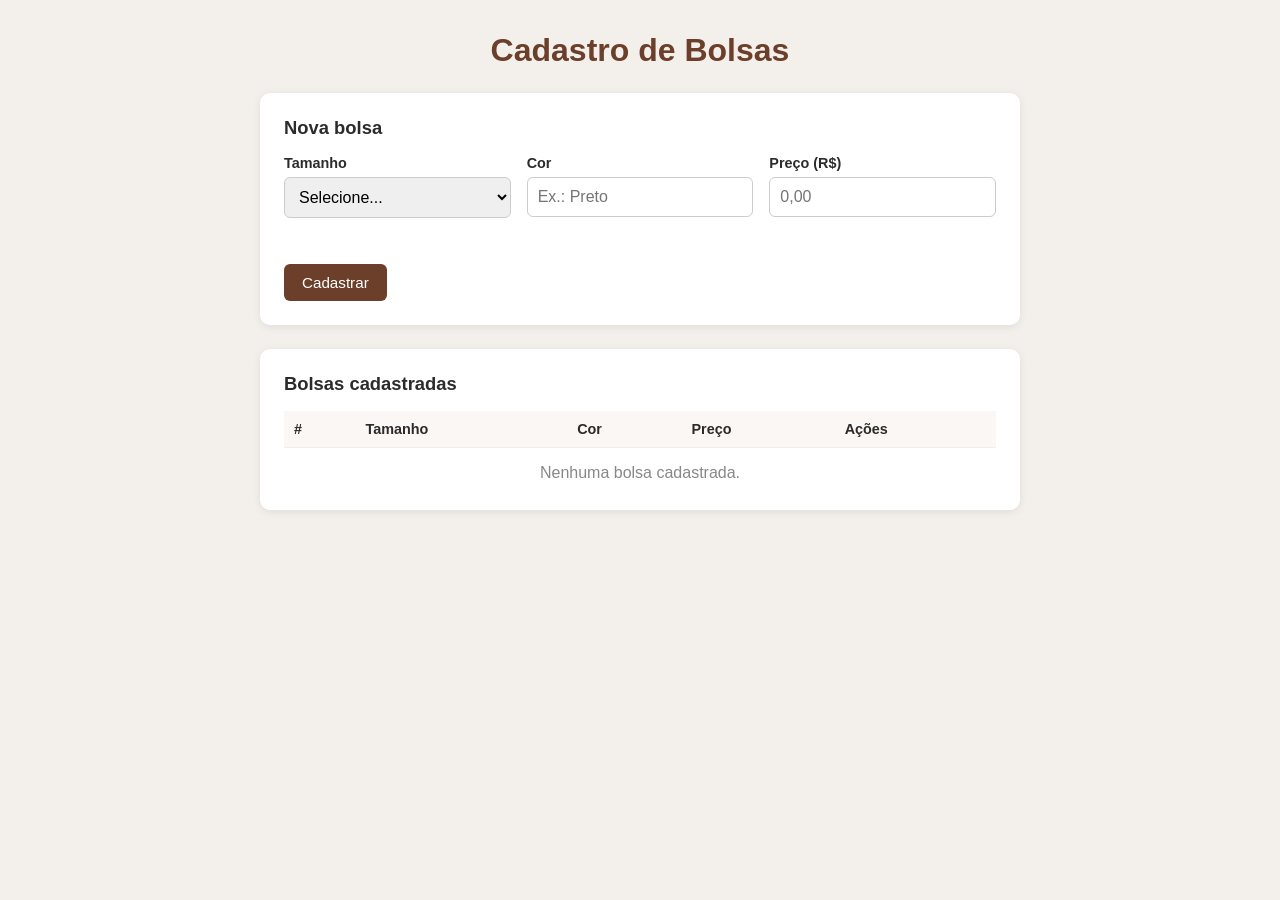
<file: bolsas/index.html>
<!DOCTYPE html>
<html lang="pt-BR">
<head>
  <meta charset="UTF-8">
  <meta name="viewport" content="width=device-width, initial-scale=1.0">
  <title>Cadastro de Bolsas</title>
  <link rel="stylesheet" href="style.css">
</head>
<body>
  <main class="container">
    <h1>Cadastro de Bolsas</h1>

    <section class="card">
      <h2 id="form-titulo">Nova bolsa</h2>

      <form id="form-bolsa" novalidate>
        <input type="hidden" id="bolsa-id">

        <div class="campo">
          <label for="tamanho">Tamanho</label>
          <select id="tamanho" required>
            <option value="">Selecione...</option>
            <option value="P">P - Pequena</option>
            <option value="M">M - Média</option>
            <option value="G">G - Grande</option>
          </select>
        </div>

        <div class="campo">
          <label for="cor">Cor</label>
          <input type="text" id="cor" list="cores-sugeridas" placeholder="Ex.: Preto" maxlength="40" required>
          <datalist id="cores-sugeridas">
            <option value="Preto">
            <option value="Branco">
            <option value="Marrom">
            <option value="Bege">
            <option value="Vermelho">
            <option value="Azul">
            <option value="Rosa">
          </datalist>
        </div>

        <div class="campo">
          <label for="preco">Preço (R$)</label>
          <input type="number" id="preco" min="0.01" step="0.01" placeholder="0,00" required>
        </div>

        <p id="erro" class="erro" role="alert"></p>

        <div class="acoes">
          <button type="submit" id="btn-salvar" class="btn btn-primario">Cadastrar</button>
          <button type="button" id="btn-cancelar" class="btn btn-secundario" hidden>Cancelar</button>
        </div>
      </form>
    </section>

    <section class="card">
      <h2>Bolsas cadastradas</h2>

      <table>
        <thead>
          <tr>
            <th>#</th>
            <th>Tamanho</th>
            <th>Cor</th>
            <th>Preço</th>
            <th>Ações</th>
          </tr>
        </thead>
        <tbody id="lista-bolsas"></tbody>
      </table>

      <p id="vazio" class="vazio">Nenhuma bolsa cadastrada.</p>
    </section>
  </main>

  <script src="script.js"></script>
</body>
</html>
</file>
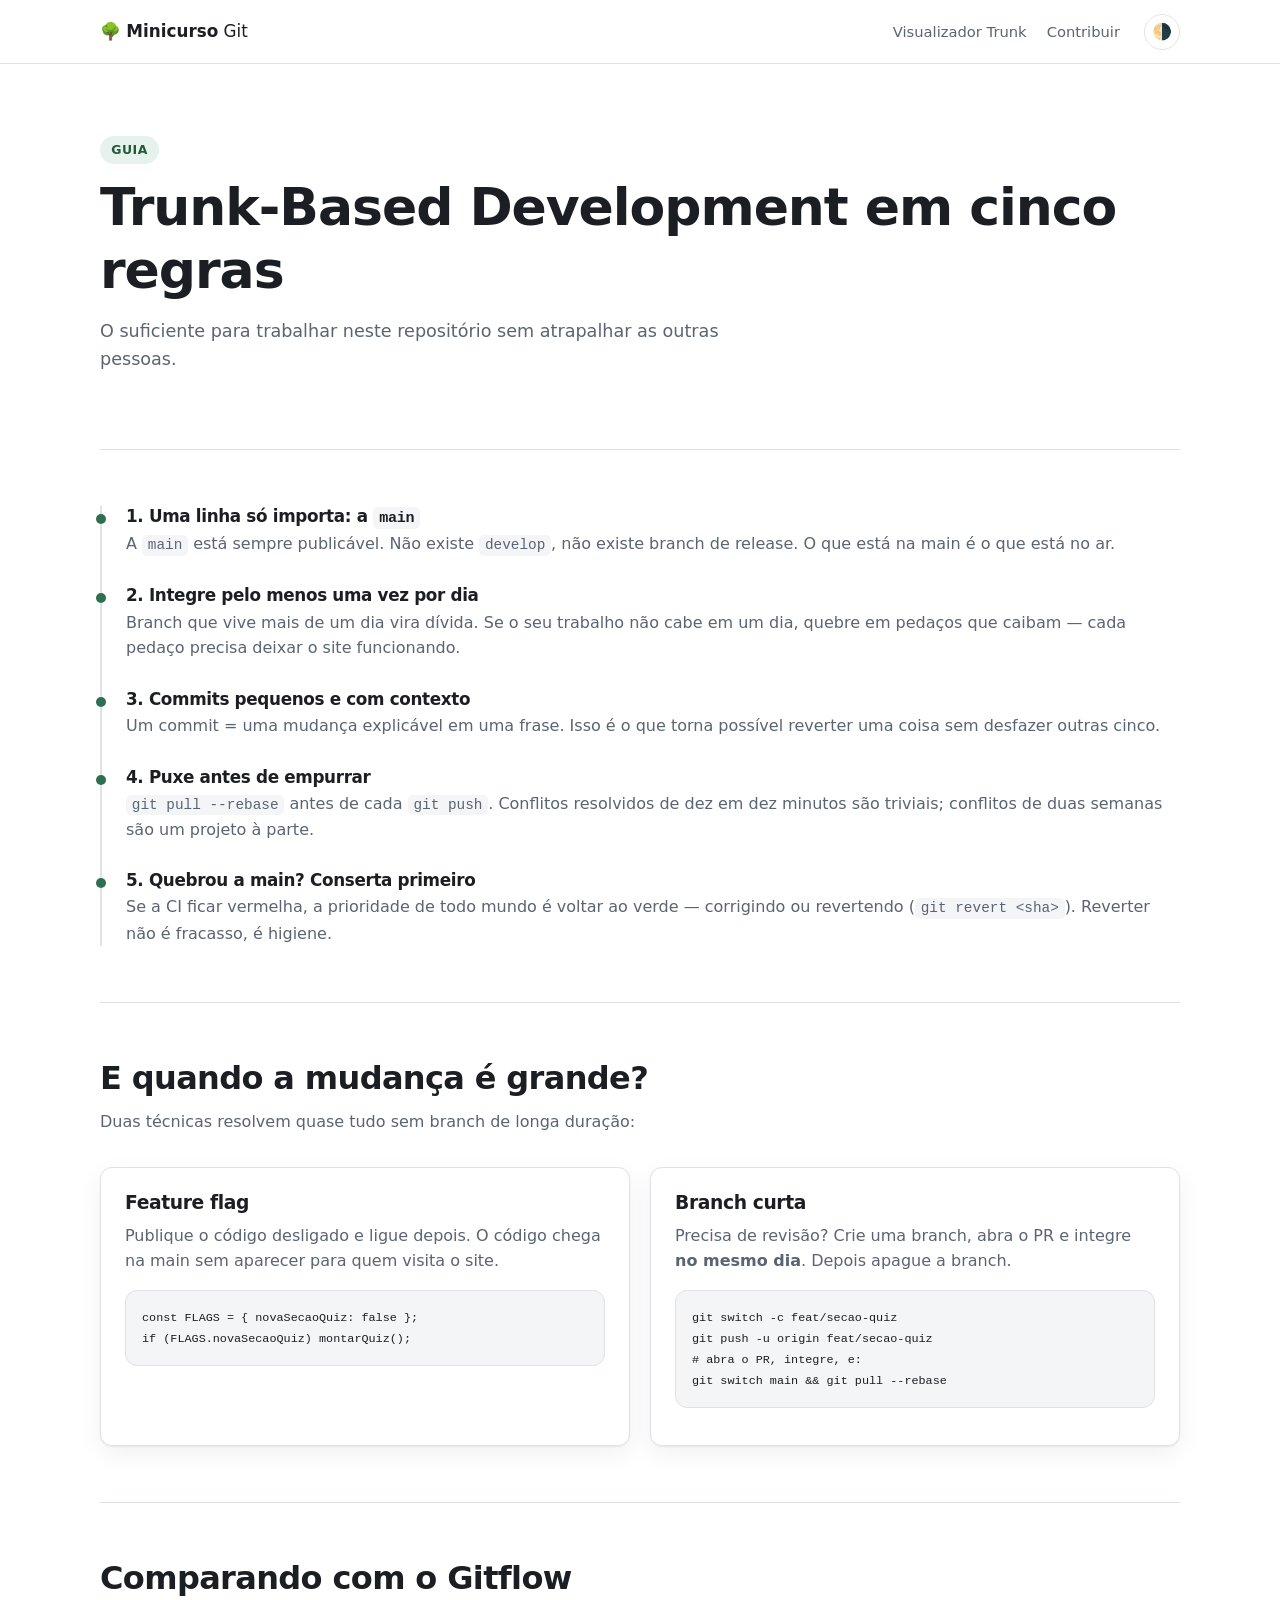
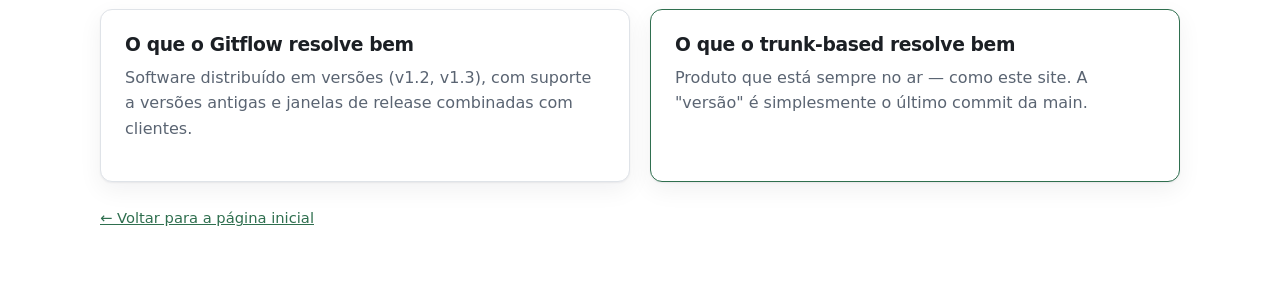
<file: docs/trunk-based.html>
<!DOCTYPE html>
<html lang="pt-BR">
<head>
  <meta charset="UTF-8">
  <meta name="viewport" content="width=device-width, initial-scale=1.0">
  <title>Guia rápido de Trunk-Based Development</title>
  <meta name="description" content="Guia rápido: as cinco regras do trunk-based development usadas neste minicurso.">
  <link rel="stylesheet" href="../assets/css/style.css">
</head>
<body>
  <header class="topo">
    <nav class="nav container" aria-label="Navegação principal">
      <a class="marca" href="../index.html">🌳 <strong>Minicurso</strong> Git</a>
      <ul class="nav-links">
        <li><a href="../visualizador.html">Visualizador Trunk</a></li>
        <li><a href="../index.html#contribuir">Contribuir</a></li>
      </ul>
      <button id="alternar-tema" class="botao-tema" type="button" aria-label="Alternar tema claro/escuro">🌗</button>
    </nav>
  </header>

  <main class="container hero">
    <p class="etiqueta">Guia</p>
    <h1>Trunk-Based Development em cinco regras</h1>
    <p class="subtitulo">O suficiente para trabalhar neste repositório sem atrapalhar as outras pessoas.</p>
  </main>

  <section class="container secao">
    <ol class="linha-tempo">
      <li>
        <h3>1. Uma linha só importa: a <code>main</code></h3>
        <p>A <code>main</code> está sempre publicável. Não existe <code>develop</code>, não existe branch de release. O que está na main é o que está no ar.</p>
      </li>
      <li>
        <h3>2. Integre pelo menos uma vez por dia</h3>
        <p>Branch que vive mais de um dia vira dívida. Se o seu trabalho não cabe em um dia, quebre em pedaços que caibam — cada pedaço precisa deixar o site funcionando.</p>
      </li>
      <li>
        <h3>3. Commits pequenos e com contexto</h3>
        <p>Um commit = uma mudança explicável em uma frase. Isso é o que torna possível reverter uma coisa sem desfazer outras cinco.</p>
      </li>
      <li>
        <h3>4. Puxe antes de empurrar</h3>
        <p><code>git pull --rebase</code> antes de cada <code>git push</code>. Conflitos resolvidos de dez em dez minutos são triviais; conflitos de duas semanas são um projeto à parte.</p>
      </li>
      <li>
        <h3>5. Quebrou a main? Conserta primeiro</h3>
        <p>Se a CI ficar vermelha, a prioridade de todo mundo é voltar ao verde — corrigindo ou revertendo (<code>git revert &lt;sha&gt;</code>). Reverter não é fracasso, é higiene.</p>
      </li>
    </ol>
  </section>

  <section class="container secao">
    <h2>E quando a mudança é grande?</h2>
    <p class="secao-intro">Duas técnicas resolvem quase tudo sem branch de longa duração:</p>
    <div class="cartoes">
      <article class="cartao">
        <h3>Feature flag</h3>
        <p>Publique o código desligado e ligue depois. O código chega na main sem aparecer para quem visita o site.</p>
        <pre><code>const FLAGS = { novaSecaoQuiz: false };
if (FLAGS.novaSecaoQuiz) montarQuiz();</code></pre>
      </article>
      <article class="cartao">
        <h3>Branch curta</h3>
        <p>Precisa de revisão? Crie uma branch, abra o PR e integre <strong>no mesmo dia</strong>. Depois apague a branch.</p>
        <pre><code>git switch -c feat/secao-quiz
git push -u origin feat/secao-quiz
# abra o PR, integre, e:
git switch main &amp;&amp; git pull --rebase</code></pre>
      </article>
    </div>
  </section>

  <section class="container secao">
    <h2>Comparando com o Gitflow</h2>
    <div class="cartoes">
      <article class="cartao">
        <h3>O que o Gitflow resolve bem</h3>
        <p>Software distribuído em versões (v1.2, v1.3), com suporte a versões antigas e janelas de release combinadas com clientes.</p>
      </article>
      <article class="cartao destaque">
        <h3>O que o trunk-based resolve bem</h3>
        <p>Produto que está sempre no ar — como este site. A "versão" é simplesmente o último commit da main.</p>
      </article>
    </div>
    <p class="nota"><a href="../index.html">← Voltar para a página inicial</a></p>
  </section>

  <script src="../assets/js/main.js"></script>
</body>
</html>
</file>
<file: bolsas/style.css>
* {
  box-sizing: border-box;
  margin: 0;
  padding: 0;
}

body {
  font-family: "Segoe UI", Arial, sans-serif;
  background: #f3f0ec;
  color: #2b2b2b;
  padding: 32px 16px;
}

.container {
  max-width: 760px;
  margin: 0 auto;
}

h1 {
  text-align: center;
  margin-bottom: 24px;
  color: #6b3f2a;
}

h2 {
  font-size: 1.15rem;
  margin-bottom: 16px;
}

.card {
  background: #fff;
  border-radius: 10px;
  padding: 24px;
  margin-bottom: 24px;
  box-shadow: 0 2px 8px rgba(0, 0, 0, 0.08);
}

/* Formulário */
#form-bolsa {
  display: grid;
  grid-template-columns: repeat(3, 1fr);
  gap: 16px;
}

.campo {
  display: flex;
  flex-direction: column;
  gap: 6px;
}

label {
  font-weight: 600;
  font-size: 0.9rem;
}

input,
select {
  padding: 10px;
  border: 1px solid #ccc;
  border-radius: 6px;
  font-size: 1rem;
}

input:focus,
select:focus {
  outline: none;
  border-color: #6b3f2a;
  box-shadow: 0 0 0 2px rgba(107, 63, 42, 0.2);
}

.erro {
  grid-column: 1 / -1;
  color: #c0392b;
  font-size: 0.9rem;
  min-height: 1em;
}

.acoes {
  grid-column: 1 / -1;
  display: flex;
  gap: 10px;
}

/* Botões */
.btn {
  padding: 10px 18px;
  border: none;
  border-radius: 6px;
  font-size: 0.95rem;
  cursor: pointer;
  transition: opacity 0.2s;
}

.btn:hover {
  opacity: 0.85;
}

.btn-primario {
  background: #6b3f2a;
  color: #fff;
}

.btn-secundario {
  background: #ddd;
  color: #333;
}

.btn-editar {
  background: #2e86de;
  color: #fff;
  padding: 6px 12px;
}

.btn-excluir {
  background: #c0392b;
  color: #fff;
  padding: 6px 12px;
}

/* Tabela */
table {
  width: 100%;
  border-collapse: collapse;
}

th,
td {
  padding: 10px;
  text-align: left;
  border-bottom: 1px solid #eee;
}

th {
  background: #faf7f4;
  font-size: 0.9rem;
}

td:last-child {
  display: flex;
  gap: 6px;
}

tr.editando {
  background: #fff8e6;
}

.vazio {
  text-align: center;
  color: #888;
  padding: 16px 0 4px;
}

/* Responsivo */
@media (max-width: 600px) {
  #form-bolsa {
    grid-template-columns: 1fr;
  }
}
</file>
<file: assets/css/style.css>
/* ==================================================
   Minicurso Gitflow x Trunk-Based — folha de estilo base
   Convenção: variáveis em :root, componentes em blocos
   comentados. Adicione seu componente no FIM do arquivo
   para reduzir conflitos de merge.
   ========================================================= */

:root {
  --fundo: #ffffff;
  --fundo-suave: #f4f5f7;
  --superficie: #ffffff;
  --borda: #dfe3e8;
  --texto: #1b1f24;
  --texto-suave: #5a6472;
  --acento: #2f6f4f;
  --acento-forte: #24583e;
  --acento-suave: #e6f2ec;
  --alerta: #b3452f;
  --raio: 12px;
  --sombra: 0 1px 2px rgba(16, 24, 40, .06), 0 8px 24px rgba(16, 24, 40, .06);
  --largura: 1080px;
}

[data-tema="escuro"] {
  --fundo: #0f1419;
  --fundo-suave: #151b22;
  --superficie: #161d25;
  --borda: #27313c;
  --texto: #e7edf3;
  --texto-suave: #97a3b2;
  --acento: #6cc79a;
  --acento-forte: #8fdcb4;
  --acento-suave: #16281f;
  --alerta: #e58b74;
  --sombra: 0 1px 2px rgba(0, 0, 0, .4), 0 8px 24px rgba(0, 0, 0, .3);
}

* { box-sizing: border-box; }

body {
  margin: 0;
  background: var(--fundo);
  color: var(--texto);
  font-family: system-ui, -apple-system, "Segoe UI", Roboto, "Helvetica Neue", sans-serif;
  line-height: 1.6;
  -webkit-font-smoothing: antialiased;
}

h1, h2, h3 { line-height: 1.2; letter-spacing: -.02em; }
a { color: var(--acento); }
code, pre { font-family: ui-monospace, SFMono-Regular, "SF Mono", Menlo, Consolas, monospace; }
code { font-size: .9em; background: var(--fundo-suave); padding: .15em .4em; border-radius: 5px; }
pre { background: var(--fundo-suave); border: 1px solid var(--borda); border-radius: var(--raio); padding: 1rem; overflow-x: auto; font-size: .82rem; }
pre code { background: none; padding: 0; }

.container { width: min(100% - 2.5rem, var(--largura)); margin-inline: auto; }

.skip-link {
  position: absolute; left: -9999px;
  background: var(--acento); color: #fff; padding: .6rem 1rem; border-radius: 0 0 var(--raio) 0;
}
.skip-link:focus { left: 0; top: 0; z-index: 10; }

/* ---------- topo / navegação ---------- */
.topo {
  position: sticky; top: 0; z-index: 5;
  background: color-mix(in srgb, var(--fundo) 88%, transparent);
  backdrop-filter: blur(8px);
  border-bottom: 1px solid var(--borda);
}
.nav { display: flex; align-items: center; gap: 1.5rem; padding: .85rem 0; }
.marca { text-decoration: none; color: var(--texto); font-size: 1.05rem; }
.nav-links { display: flex; gap: 1.25rem; list-style: none; margin: 0; padding: 0; margin-left: auto; flex-wrap: wrap; }
.nav-links a { text-decoration: none; color: var(--texto-suave); font-size: .92rem; }
.nav-links a:hover { color: var(--acento); }
.botao-tema {
  background: transparent; border: 1px solid var(--borda); color: inherit;
  border-radius: 999px; width: 2.25rem; height: 2.25rem; cursor: pointer; font-size: 1rem;
}
.botao-tema:hover { border-color: var(--acento); }

/* ---------- hero ---------- */
.hero { padding: 4.5rem 0 3rem; }
.etiqueta {
  display: inline-block; margin: 0 0 .75rem; padding: .25rem .7rem;
  background: var(--acento-suave); color: var(--acento-forte);
  border-radius: 999px; font-size: .78rem; font-weight: 600; letter-spacing: .04em; text-transform: uppercase;
}
.hero h1 { font-size: clamp(2rem, 5vw, 3.25rem); margin: 0 0 1rem; }
.versus { color: var(--texto-suave); font-weight: 400; }
.subtitulo { font-size: 1.1rem; color: var(--texto-suave); max-width: 60ch; margin: 0 0 1.75rem; }

.acoes { display: flex; gap: .75rem; flex-wrap: wrap; }
.botao {
  display: inline-block; padding: .65rem 1.2rem; border-radius: var(--raio);
  border: 1px solid var(--borda); background: var(--superficie);
  color: var(--texto); text-decoration: none; font-weight: 600; font-size: .95rem;
}
.botao:hover { border-color: var(--acento); }
.botao-primario { background: var(--acento); border-color: var(--acento); color: #fff; }
.botao-primario:hover { background: var(--acento-forte); border-color: var(--acento-forte); }

.metricas { display: flex; gap: 2.5rem; margin: 3rem 0 0; flex-wrap: wrap; }
.metricas dt { font-size: .78rem; text-transform: uppercase; letter-spacing: .06em; color: var(--texto-suave); }
.metricas dd { margin: .2rem 0 0; font-size: 1.5rem; font-weight: 700; }

/* ---------- seções ---------- */
.secao { padding: 3.5rem 0; border-top: 1px solid var(--borda); }
.secao h2 { font-size: clamp(1.5rem, 3vw, 2rem); margin: 0 0 .75rem; }
.secao-intro { color: var(--texto-suave); max-width: 65ch; margin: 0 0 2rem; }

/* ---------- cartões de comparação ---------- */
.cartoes { display: grid; gap: 1.25rem; grid-template-columns: repeat(auto-fit, minmax(280px, 1fr)); }
.cartao {
  background: var(--superficie); border: 1px solid var(--borda);
  border-radius: var(--raio); padding: 1.5rem; box-shadow: var(--sombra);
}
.cartao.destaque { border-color: var(--acento); }
.cartao h3 { margin: 0 0 .5rem; }
.cartao p { color: var(--texto-suave); margin: 0 0 1rem; }
.lista-marcada { list-style: none; margin: 0; padding: 0; display: grid; gap: .45rem; font-size: .93rem; }
.lista-marcada li::before { margin-right: .5rem; }
.lista-marcada .ok::before { content: "✔"; color: var(--acento); }
.lista-marcada .nao::before { content: "✖"; color: var(--alerta); }

/* ---------- linha do tempo ---------- */
.linha-tempo { list-style: none; margin: 0; padding: 0 0 0 1.5rem; border-left: 2px solid var(--borda); display: grid; gap: 1.75rem; }
.linha-tempo li { position: relative; }
.linha-tempo li::before {
  content: ""; position: absolute; left: calc(-1.5rem - 6px); top: .5rem;
  width: 10px; height: 10px; border-radius: 50%; background: var(--acento);
}
.linha-tempo h3 { margin: 0 0 .25rem; font-size: 1.05rem; }
.linha-tempo p { margin: 0; color: var(--texto-suave); }

/* ---------- participantes ---------- */
.grade-participantes { display: grid; gap: 1rem; grid-template-columns: repeat(auto-fill, minmax(220px, 1fr)); }
.participante {
  background: var(--superficie); border: 1px solid var(--borda);
  border-radius: var(--raio); padding: 1.1rem; box-shadow: var(--sombra);
}
.participante h3 { margin: 0 0 .15rem; font-size: 1rem; }
.participante .usuario { font-size: .85rem; color: var(--texto-suave); text-decoration: none; }
.participante .usuario:hover { color: var(--acento); }
.participante .curiosidade { margin: .7rem 0 0; font-size: .9rem; color: var(--texto-suave); }
.avatar {
  width: 40px; height: 40px; border-radius: 50%; display: grid; place-items: center;
  background: var(--acento-suave); color: var(--acento-forte); font-weight: 700; margin-bottom: .75rem;
}
.carregando, .vazio { color: var(--texto-suave); font-style: italic; }

/* ---------- passos ---------- */
.passos { display: grid; gap: 1.25rem; grid-template-columns: repeat(auto-fit, minmax(300px, 1fr)); }
.passo { background: var(--superficie); border: 1px solid var(--borda); border-radius: var(--raio); padding: 1.25rem; }
.passo-num {
  display: grid; place-items: center; width: 1.75rem; height: 1.75rem; border-radius: 50%;
  background: var(--acento); color: #fff; font-weight: 700; font-size: .9rem; margin-bottom: .6rem;
}
.passo h3 { margin: 0 0 .75rem; font-size: 1rem; }
.nota { margin-top: 1.5rem; color: var(--texto-suave); font-size: .92rem; }

/* ---------- rodapé ---------- */
.rodape {
  border-top: 1px solid var(--borda); margin-top: 2rem; padding: 3rem 0 1.25rem;
  background: var(--fundo-suave); color: var(--texto-suave); font-size: .9rem;
}
.rodape-grid { display: grid; grid-template-columns: minmax(240px, 1.6fr) repeat(2, minmax(140px, 1fr)); gap: 2rem; padding-bottom: 2.5rem; }
.rodape-identidade { max-width: 32ch; }
.rodape-marca { color: var(--texto); text-decoration: none; font-size: 1.05rem; }
.rodape-identidade p { margin: .85rem 0 0; }
.rodape-nav { display: grid; align-content: start; gap: .45rem; }
.rodape-nav h2 { color: var(--texto); font-size: .78rem; letter-spacing: .06em; margin: .15rem 0 .35rem; text-transform: uppercase; }
.rodape-nav a { color: var(--texto-suave); text-decoration: none; }
.rodape-nav a:hover, .voltar-topo:hover { color: var(--acento); }
.rodape-base { display: flex; align-items: center; gap: .75rem 1.5rem; flex-wrap: wrap; border-top: 1px solid var(--borda); padding-top: 1.25rem; }
.rodape-base p { margin: 0; }
.rodape-meta { font-size: .82rem; }
.voltar-topo { margin-left: auto; color: var(--texto-suave); text-decoration: none; font-weight: 600; }

@media (max-width: 620px) {
  .rodape-grid { grid-template-columns: 1fr 1fr; gap: 1.75rem 1.25rem; }
  .rodape-identidade { grid-column: 1 / -1; }
  .voltar-topo { margin-left: 0; width: 100%; }
}

@media (prefers-reduced-motion: no-preference) {
  html { scroll-behavior: smooth; }
}

/* =========================================================
   ↓↓↓ ADICIONE SEUS ESTILOS ABAIXO DESTA LINHA ↓↓↓
   ========================================================= */

/* ---------- visualizador do trunk ---------- */
.link-ativo {
  color: var(--acento) !important;
  font-weight: 600;
}

.status-verde {
  color: var(--acento);
}

.secao-visualizador {
  padding-bottom: 3.5rem;
}

/* painel de controles e filtros */
.painel-controles {
  background: var(--superficie);
  border: 1px solid var(--borda);
  border-radius: var(--raio);
  padding: 1.25rem;
  box-shadow: var(--sombra);
  margin-bottom: 2rem;
  display: flex;
  flex-direction: column;
  gap: 1.25rem;
}

.linha-controles {
  display: flex;
  gap: 1rem;
  flex-wrap: wrap;
  align-items: center;
  justify-content: space-between;
}

.grupo-busca {
  flex: 1 1 280px;
}

.rotulo-invisivel {
  position: absolute;
  width: 1px;
  height: 1px;
  padding: 0;
  margin: -1px;
  overflow: hidden;
  clip: rect(0, 0, 0, 0);
  border: 0;
}

.campo-busca {
  width: 100%;
  padding: .65rem 1rem;
  border-radius: var(--raio);
  border: 1px solid var(--borda);
  background: var(--fundo);
  color: var(--texto);
  font-family: inherit;
  font-size: .95rem;
  transition: border-color .15s ease;
}

.campo-busca:focus {
  outline: none;
  border-color: var(--acento);
}

.grupo-filtros {
  display: flex;
  align-items: center;
  gap: .6rem;
  flex-wrap: wrap;
}

.rotulo-filtro {
  font-size: .85rem;
  color: var(--texto-suave);
  font-weight: 600;
}

.seletor-filtro {
  padding: .6rem .8rem;
  border-radius: var(--raio);
  border: 1px solid var(--borda);
  background: var(--fundo);
  color: var(--texto);
  font-family: inherit;
  font-size: .9rem;
  cursor: pointer;
}

.seletor-filtro:focus {
  outline: none;
  border-color: var(--acento);
}

.botao-pequeno {
  padding: .5rem .9rem;
  font-size: .88rem;
  cursor: pointer;
}

/* simulador laboratório trunk */
.simulador-trunk {
  border-top: 1px dashed var(--borda);
  padding-top: 1rem;
  display: flex;
  flex-direction: column;
  gap: .75rem;
}

.simulador-cabecalho {
  display: flex;
  justify-content: space-between;
  align-items: center;
  flex-wrap: wrap;
  gap: .5rem;
}

.simulador-titulo {
  font-size: .92rem;
  color: var(--texto);
}

.simulador-dica {
  font-size: .82rem;
  color: var(--texto-suave);
}

.simulador-botoes {
  display: flex;
  gap: .6rem;
  flex-wrap: wrap;
}

.botao-simulador {
  font-size: .85rem;
  padding: .5rem .85rem;
  cursor: pointer;
}

.botao-simulador:disabled {
  opacity: .5;
  cursor: not-allowed;
  pointer-events: none;
}

.botao-alerta-suave {
  border-color: var(--alerta);
  color: var(--alerta);
}
.botao-alerta-suave:hover {
  background: color-mix(in srgb, var(--alerta) 12%, transparent);
  border-color: var(--alerta);
}

.botao-neutro {
  color: var(--texto-suave);
}

.simulador-feedback {
  font-size: .88rem;
  min-height: 1.4rem;
  transition: all .2s ease;
  font-weight: 500;
}
.simulador-feedback.sucesso { color: var(--acento); }
.simulador-feedback.alerta { color: var(--alerta); }
.simulador-feedback.info { color: var(--texto-suave); }

/* layout de duas colunas (timeline + detalhes) */
.layout-visualizador {
  display: grid;
  grid-template-columns: 1fr 340px;
  gap: 1.5rem;
  align-items: start;
}

@media (max-width: 900px) {
  .layout-visualizador {
    grid-template-columns: 1fr;
  }
}

/* cabeçalho da área de grafo */
.cabecalho-grafo {
  display: flex;
  justify-content: space-between;
  align-items: center;
  flex-wrap: wrap;
  gap: 1rem;
  margin-bottom: 1rem;
  padding: 0 .5rem;
}

.legenda-trilhas {
  display: flex;
  gap: 1.25rem;
  flex-wrap: wrap;
  font-size: .85rem;
  color: var(--texto-suave);
}

.legenda-item {
  display: flex;
  align-items: center;
  gap: .45rem;
}

.ponto-legenda {
  width: 12px;
  height: 12px;
  border-radius: 50%;
  display: inline-block;
}

.contador-exibidos {
  font-size: .85rem;
  color: var(--texto-suave);
}

/* timeline e grafo visual */
.area-timeline-trunk {
  display: flex;
  flex-direction: column;
}

.timeline-grafo {
  display: flex;
  flex-direction: column;
  gap: .75rem;
}

.timeline-item {
  display: grid;
  grid-template-columns: 50px 1fr;
  gap: .75rem;
  background: var(--superficie);
  border: 1px solid var(--borda);
  border-radius: var(--raio);
  padding: .9rem 1rem;
  cursor: pointer;
  transition: transform .15s ease, border-color .15s ease, box-shadow .15s ease;
  position: relative;
}

.timeline-item:hover {
  border-color: var(--acento);
  box-shadow: var(--sombra);
}

.timeline-item.selecionado {
  border-color: var(--acento);
  outline: 2px solid var(--acento-suave);
  background: color-mix(in srgb, var(--acento-suave) 30%, var(--superficie));
}

.timeline-item:focus-visible {
  outline: 2px solid var(--acento);
  outline-offset: 2px;
}

/* trilha visual com os trilhos paralelos */
.trilha-visual {
  position: relative;
  width: 50px;
  min-height: 100%;
  display: flex;
  justify-content: center;
}

.linha-rail {
  position: absolute;
  top: -1rem;
  bottom: -1rem;
  width: 3px;
  opacity: .4;
}

.linha-trunk {
  left: 12px;
  background: var(--acento);
  opacity: .8;
}

.linha-branch {
  left: 36px;
  background: #3b82f6;
  border-left: 2px dashed #3b82f6;
  opacity: .5;
}

.ponto-commit {
  position: relative;
  z-index: 2;
  width: 26px;
  height: 26px;
  border-radius: 50%;
  display: grid;
  place-items: center;
  font-size: .75rem;
  font-weight: 700;
  box-shadow: 0 0 0 3px var(--superficie);
  align-self: center;
}

.ponto-trunk {
  background: var(--acento);
  color: #fff;
  transform: translateX(-12px);
}

.ponto-branch {
  background: #3b82f6;
  color: #fff;
  transform: translateX(12px);
}

.ponto-merge {
  background: #8b5cf6;
  color: #fff;
  transform: translateX(-12px);
}

.conector-svg {
  position: absolute;
  width: 24px;
  height: 36px;
  left: 12px;
  top: 50%;
  transform: translateY(-50%);
  color: #8b5cf6;
  pointer-events: none;
  z-index: 1;
}

.conector-saida {
  color: #3b82f6;
}

/* corpo informativo do item */
.timeline-corpo {
  display: flex;
  flex-direction: column;
  gap: .4rem;
  min-width: 0;
}

.timeline-topo-card {
  display: flex;
  align-items: center;
  gap: .6rem;
  flex-wrap: wrap;
}

.hash-commit {
  font-family: ui-monospace, monospace;
  font-size: .8rem;
  color: var(--texto-suave);
}

.badge-head {
  background: var(--acento-suave);
  color: var(--acento-forte);
  border-radius: 999px;
  font-size: .72rem;
  font-weight: 700;
  padding: .15rem .5rem;
  letter-spacing: .02em;
}

.timeline-mensagem {
  font-size: .95rem;
  font-weight: 600;
  color: var(--texto);
  overflow: hidden;
  text-overflow: ellipsis;
  white-space: nowrap;
}

.timeline-rodape-card {
  display: flex;
  align-items: center;
  gap: 1rem;
  flex-wrap: wrap;
  font-size: .8rem;
  color: var(--texto-suave);
}

.timeline-trilha-tag {
  font-family: ui-monospace, monospace;
  font-size: .75rem;
  padding: .1rem .4rem;
  border-radius: 4px;
}

.tag-trunk {
  background: var(--acento-suave);
  color: var(--acento-forte);
}

.tag-branch {
  background: rgba(59, 130, 246, .12);
  color: #2563eb;
}

[data-tema="escuro"] .tag-branch {
  color: #60a5fa;
  background: rgba(59, 130, 246, .2);
}

/* badges de tipo de commit (conventional commits) */
.badge-tipo {
  display: inline-block;
  padding: .15rem .5rem;
  border-radius: 6px;
  font-size: .75rem;
  font-weight: 700;
  text-transform: uppercase;
  letter-spacing: .03em;
}

.badge-feat {
  background: rgba(16, 185, 129, .15);
  color: #059669;
}
[data-tema="escuro"] .badge-feat {
  background: rgba(16, 185, 129, .25);
  color: #34d399;
}

.badge-fix {
  background: rgba(239, 68, 68, .15);
  color: #dc2626;
}
[data-tema="escuro"] .badge-fix {
  background: rgba(239, 68, 68, .25);
  color: #f87171;
}

.badge-chore {
  background: rgba(107, 114, 128, .15);
  color: #4b5563;
}
[data-tema="escuro"] .badge-chore {
  background: rgba(156, 163, 175, .2);
  color: #9ca3af;
}

.badge-merge {
  background: rgba(139, 92, 246, .15);
  color: #7c3aed;
}
[data-tema="escuro"] .badge-merge {
  background: rgba(139, 92, 246, .25);
  color: #a78bfa;
}

.badge-docs {
  background: rgba(245, 158, 11, .15);
  color: #d97706;
}
[data-tema="escuro"] .badge-docs {
  background: rgba(245, 158, 11, .25);
  color: #fbbf24;
}

.badge-outro {
  background: var(--fundo-suave);
  color: var(--texto-suave);
}

/* coluna e painel de detalhes fixo */
.cartao-detalhe-fixo {
  position: sticky;
  top: 5rem;
  padding: 1.4rem;
}

.detalhe-placeholder {
  text-align: center;
  padding: 2.5rem 1rem;
  color: var(--texto-suave);
}

.detalhe-placeholder .icone-destaque {
  font-size: 2.5rem;
  display: block;
  margin-bottom: .8rem;
}

.detalhe-placeholder h3 {
  margin: 0 0 .5rem;
  color: var(--texto);
}

.detalhe-ativo {
  display: flex;
  flex-direction: column;
  gap: 1rem;
}

.detalhe-cabecalho {
  display: flex;
  align-items: center;
  justify-content: space-between;
  gap: .5rem;
}

.detalhe-sha {
  font-family: ui-monospace, monospace;
  font-size: .88rem;
  color: var(--texto-suave);
}

.botao-copiar {
  background: var(--fundo-suave);
  border: 1px solid var(--borda);
  color: var(--texto);
  border-radius: 6px;
  padding: .25rem .55rem;
  font-size: .78rem;
  cursor: pointer;
}
.botao-copiar:hover {
  border-color: var(--acento);
}

.detalhe-titulo {
  font-size: 1.05rem;
  margin: 0;
  word-break: break-word;
  line-height: 1.4;
}

.detalhe-autor {
  display: flex;
  align-items: center;
  gap: .75rem;
  border-top: 1px solid var(--borda);
  border-bottom: 1px solid var(--borda);
  padding: .75rem 0;
}

.avatar-pequeno {
  width: 34px;
  height: 34px;
  font-size: .85rem;
  margin-bottom: 0;
}

.detalhe-autor-info {
  display: flex;
  flex-direction: column;
  font-size: .85rem;
}

.detalhe-data {
  font-size: .78rem;
  color: var(--texto-suave);
}

.detalhe-meta {
  display: grid;
  gap: .4rem;
  font-size: .85rem;
}

.detalhe-rotulo {
  color: var(--texto-suave);
  margin-right: .3rem;
}

.tag-status {
  display: inline-block;
  padding: .1rem .45rem;
  border-radius: 4px;
  font-size: .78rem;
  font-weight: 600;
  background: var(--fundo-suave);
}

.tag-sucesso {
  background: var(--acento-suave);
  color: var(--acento-forte);
}

.tag-deploy {
  background: rgba(59, 130, 246, .15);
  color: #2563eb;
}
[data-tema="escuro"] .tag-deploy {
  color: #60a5fa;
  background: rgba(59, 130, 246, .25);
}

.detalhe-caixa-principio {
  background: var(--fundo-suave);
  border-left: 3px solid var(--acento);
  border-radius: 0 var(--raio) var(--raio) 0;
  padding: .85rem;
  font-size: .86rem;
  line-height: 1.5;
}

.detalhe-secao {
  font-size: .85rem;
}

.lista-arquivos {
  list-style: none;
  padding: 0;
  margin: .4rem 0 0;
  display: flex;
  flex-direction: column;
  gap: .3rem;
  max-height: 140px;
  overflow-y: auto;
}

.lista-arquivos li {
  font-size: .82rem;
  color: var(--texto-suave);
}

.lista-arquivos code {
  font-size: .8rem;
}

.vazio-timeline {
  padding: 2.5rem 1rem;
  text-align: center;
  color: var(--texto-suave);
  font-style: italic;
  background: var(--superficie);
  border: 1px dashed var(--borda);
  border-radius: var(--raio);
}

/* ---------- seção cards-lorem (cards expansíveis) ---------- */
#cards-lorem .cartoes {
  align-items: start;
}

#cards-lorem .cartao {
  display: flex;
  flex-direction: column;
  transition: border-color .2s ease, box-shadow .2s ease;
}

#cards-lorem .cartao:hover {
  border-color: var(--acento);
}

#cards-lorem .cartao-conteudo {
  position: relative;
  max-height: 9.6rem; /* equivale a ~6 linhas, alinhado aos cards vizinhos */
  overflow: hidden;
  transition: max-height .35s ease;
}

#cards-lorem .cartao-conteudo p {
  margin-bottom: 0;
}

#cards-lorem .cartao-expansivel:not(.expandido) .cartao-conteudo::after {
  content: "";
  position: absolute;
  bottom: 0;
  left: 0;
  right: 0;
  height: 3.2rem;
  background: linear-gradient(to bottom, transparent, var(--superficie));
  pointer-events: none;
}

#cards-lorem .cartao-expansivel.expandido .cartao-conteudo {
  max-height: 40rem;
}

#cards-lorem .botao-expandir {
  margin-top: .85rem;
  padding: .5rem .85rem;
  background: var(--acento-suave);
  color: var(--acento-forte);
  border: 1px solid transparent;
  border-radius: calc(var(--raio) - 4px);
  font-family: inherit;
  font-size: .82rem;
  font-weight: 600;
  text-align: center;
  cursor: pointer;
  transition: background .2s ease, border-color .2s ease;
}

#cards-lorem .botao-expandir:hover {
  border-color: var(--acento);
}
/* ---------- cards de conceito (Trunk-Based) ---------- */
.cartao-conceito { display: flex; flex-direction: column; align-items: flex-start; }
.cartao-icone { font-size: 1.75rem; line-height: 1; margin-bottom: .75rem; }
.botao-saber-mais { cursor: pointer; font-family: inherit; }
.botao-saber-mais[aria-expanded="true"] { border-color: var(--acento); color: var(--acento); }
.cartao-detalhe {
  margin-top: 1rem; padding-top: 1rem; border-top: 1px solid var(--borda);
  animation: aparecer .2s ease-out;
}
.cartao-detalhe p { color: var(--texto); font-size: .95rem; }
.cartao-detalhe p:last-child { margin-bottom: 0; }
@keyframes aparecer { from { opacity: 0; transform: translateY(-4px); } to { opacity: 1; transform: none; } }
@media (prefers-reduced-motion: reduce) { .cartao-detalhe { animation: none; } }

/* ---------- botão flutuante "voltar ao topo" ---------- */
.botao-topo {
  position: fixed; right: 1.25rem; bottom: 1.25rem; z-index: 50;
  width: 44px; height: 44px; border-radius: 50%;
  border: 1px solid var(--borda); background: var(--superficie); color: var(--texto);
  font-size: 1.25rem; font-family: inherit; cursor: pointer;
  box-shadow: 0 2px 8px rgba(0, 0, 0, .15);
}
.botao-topo:hover { border-color: var(--acento); color: var(--acento); }
.botao-topo[hidden] { display: none; }
</file>
